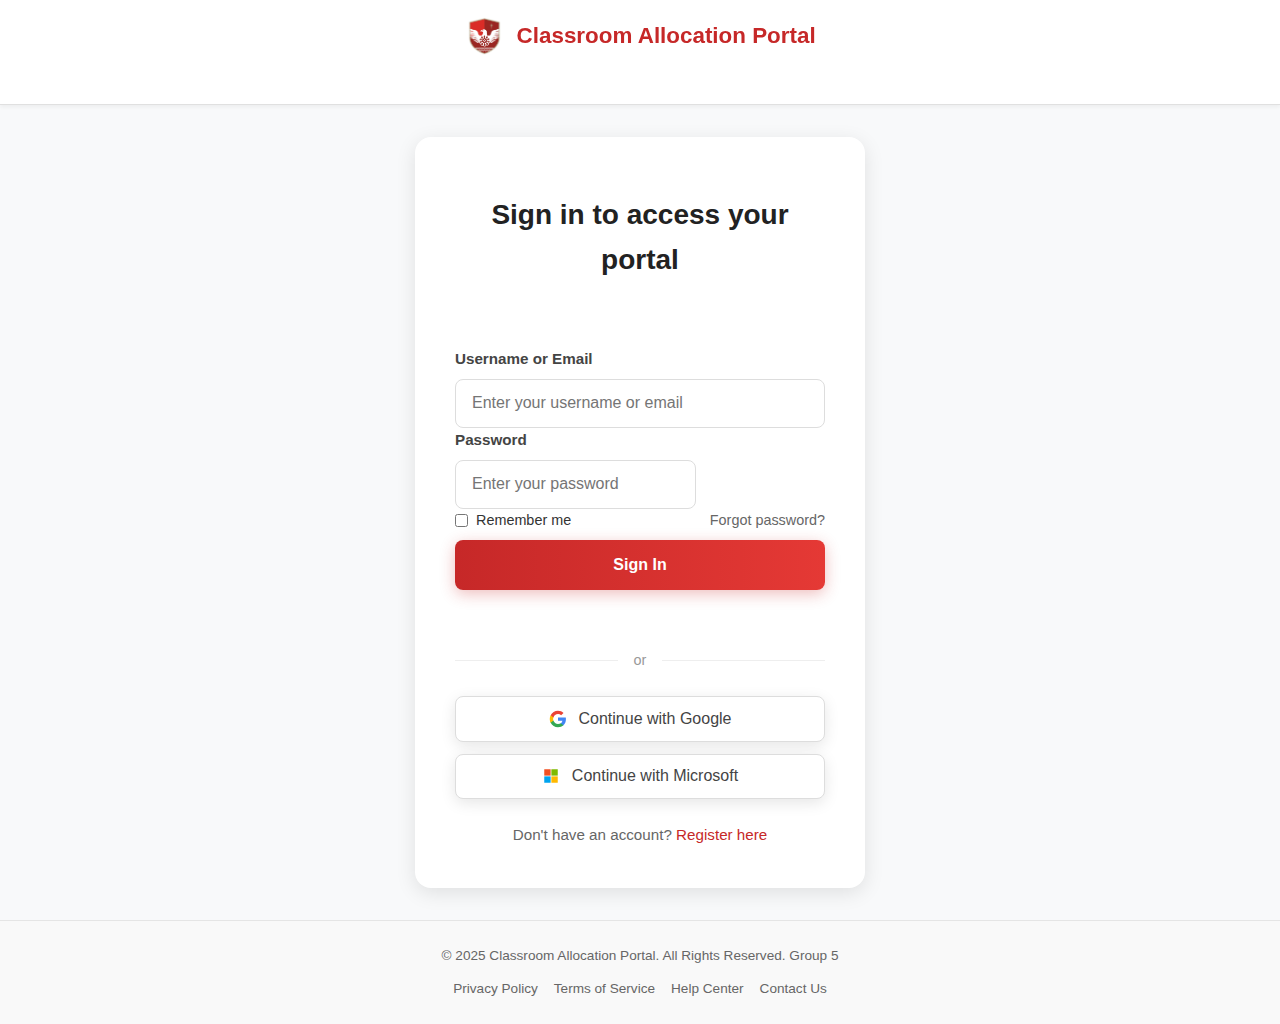
<file: booking.html>
<!DOCTYPE html>
<html lang="en">
<head>
    <meta charset="UTF-8">
    <meta name="viewport" content="width=device-width, initial-scale=1.0">
    <title>Classroom Booking</title>
    <link rel="stylesheet" href="/css/cu.css">
   
</head>
<body>
     <!-- Full-width header container -->
     <div class="header-container">
        <header class="header">
            <div class="logo">
                <img src="/photos/cu logo.png" alt="Logo">
                <span class="logo-text">Classroom Allocation Portal</span>
            </div>
            
            <button class="mobile-menu-toggle">☰</button>
            
            <div class="nav-links">
                <a href="index.html">Dashboard</a>
                <a href="booking.html">Bookings</a>
                <a href="settings.html">Settings</a>
            </div>           
           
        </header>
    </div>

    <main class="container">
        <h1>Available Classrooms</h1>
        
        <div class="search-container">
            <input type="text" id="roomSearch" placeholder="Search rooms...">
            <select id="blockFilter" aria-label="Filter by block">
                <option value="">Select Block</option>
                <option value="">All Blocks</option>
                <option value="E">Block E</option>
                <option value="F">Block F</option>
            </select>
            <button id="searchBtn">Search</button>
        </div>
        
        <div class="room-grid" id="roomGrid">
            <div class="loading-message">Loading classrooms...</div>
        </div>
    </main>

    <footer class="footer">
        <div class="footer-content">
            <p>© 2025 Classroom Allocation Portal. All Rights Reserved</p>
        </div>
    </footer>
    <script src="js/cu.js"></script>

    <script>
      document.addEventListener('DOMContentLoaded', function() {
    // Check authentication
    const auth = JSON.parse(localStorage.getItem('auth'));
    if (!auth || !auth.isLoggedIn) {
        window.location.href = 'Login.html';
        return;
    }

    // Room data - complete list of all rooms
    const allRooms = [
        // Block E
        { id: 'E101', block: 'Block E', capacity: 30 },
        { id: 'E102', block: 'Block E', capacity: 30 },
        { id: 'E103', block: 'Block E', capacity: 30 },
        { id: 'E104', block: 'Block E', capacity: 30 },
        { id: 'E201', block: 'Block E', capacity: 40 },
        { id: 'E202', block: 'Block E', capacity: 40 },
        { id: 'E203', block: 'Block E', capacity: 40 },
        { id: 'E204', block: 'Block E', capacity: 40 },
        { id: 'E301', block: 'Block E', capacity: 50 },
        { id: 'E302', block: 'Block E', capacity: 50 },
        { id: 'E303', block: 'Block E', capacity: 50 },
        { id: 'E304', block: 'Block E', capacity: 50 },
        
        // Block F
        { id: 'F102', block: 'Block F', capacity: 35 },
        { id: 'F103', block: 'Block F', capacity: 35 },
        { id: 'F104', block: 'Block F', capacity: 35 },
        { id: 'F201', block: 'Block F', capacity: 45 },
        { id: 'F202', block: 'Block F', capacity: 45 },
        { id: 'F301', block: 'Block F', capacity: 55 },
        { id: 'F302', block: 'Block F', capacity: 55 },
        { id: 'F303', block: 'Block F', capacity: 55 },
        { id: 'F304', block: 'Block F', capacity: 55 },
        { id: 'F403', block: 'Block F', capacity: 60 },
        { id: 'F404', block: 'Block F', capacity: 60 }
    ];

    // Initialize bookings if not exists
    if (!localStorage.getItem('bookings')) {
        localStorage.setItem('bookings', JSON.stringify({
            past: [],
            current: [],
            upcoming: []
        }));
    }

    // Function to display all rooms
    function displayRooms() {
        const roomGrid = document.getElementById('roomGrid');
        roomGrid.innerHTML = '';
        
        const bookings = JSON.parse(localStorage.getItem('bookings'));
        const now = new Date();
        
        // Create a map of booked rooms with their end times and booking IDs
        const bookedRooms = {};
        
        // Check all bookings to determine room availability
        [...bookings.upcoming, ...bookings.current].forEach(booking => {
            const bookingDate = new Date(booking.date);
            const [hours, minutes] = booking.endTime.split(':').map(Number);
            const endDateTime = new Date(bookingDate);
            endDateTime.setHours(hours, minutes);
            
            if (now < endDateTime) {
                bookedRooms[booking.roomId] = {
                    endTime: booking.endTime,
                    endDateTime: endDateTime,
                    bookingId: booking.timestamp, // Using timestamp as unique ID
                    bookedBy: booking.bookedBy
                };
            }
        });

        // Display each room
        allRooms.forEach(room => {
            const isBooked = bookedRooms.hasOwnProperty(room.id);
            const isMyBooking = isBooked && bookedRooms[room.id].bookedBy === auth.username;
            const statusText = isBooked ? 
                `Booked until ${bookedRooms[room.id].endTime}` : 
                'Available';
            
            const roomCard = document.createElement('div');
            roomCard.className = 'room-card';
            roomCard.innerHTML = `
                <div class="room-icon">🏫</div>
                <h3 class="room-title">${room.id}</h3>
                <p class="room-block">${room.block} • Capacity: ${room.capacity}</p>
                <span class="room-status ${isBooked ? 'booked' : 'available'}">${statusText}</span>
                <button class="book-btn ${isBooked ? (isMyBooking ? 'btn-cancel' : 'btn-booked') : 'btn-available'}" 
                        data-room="${room.id}" 
                        ${isBooked && !isMyBooking ? 'disabled' : ''}
                        data-booking-id="${isBooked ? bookedRooms[room.id].bookingId : ''}">
                    ${isBooked ? (isMyBooking ? 'Cancel Booking' : 'Unavailable') : 'Book Now'}
                </button>
            `;
            
            // Add appropriate click handler
            const button = roomCard.querySelector('.book-btn');
            if (isBooked && isMyBooking) {
                button.addEventListener('click', function() {
                    cancelBooking(this.getAttribute('data-booking-id'), room.id);
                });
            } else if (!isBooked) {
                button.addEventListener('click', function() {
                    openBookingModal(room.id);
                });
            }
            
            roomGrid.appendChild(roomCard);
        });
    }

    // Cancel a booking
    function cancelBooking(bookingId, roomId) {
        if (!confirm(`Are you sure you want to cancel booking for Room ${roomId}?`)) {
            return;
        }
        
        const bookings = JSON.parse(localStorage.getItem('bookings'));
        
        // Remove from upcoming bookings
        bookings.upcoming = bookings.upcoming.filter(b => b.timestamp.toString() !== bookingId);
        
        // Remove from current bookings
        bookings.current = bookings.current.filter(b => b.timestamp.toString() !== bookingId);
        
        // Add to past bookings if it was current
        const cancelledBooking = [...bookings.upcoming, ...bookings.current]
            .find(b => b.timestamp.toString() === bookingId);
        
        if (cancelledBooking) {
            cancelledBooking.status = 'past';
            bookings.past.push(cancelledBooking);
        }
        
        localStorage.setItem('bookings', JSON.stringify(bookings));
        displayRooms();
        alert(`Booking for Room ${roomId} has been cancelled`);
    }

    // Booking modal
    const bookingModal = document.createElement('div');
    bookingModal.className = 'booking-modal';
    bookingModal.innerHTML = `
        <div class="modal-content">
            <span class="close-modal">&times;</span>
            <h2>Book Room <span id="modal-room-id"></span></h2>
            <form id="booking-form">
                <div class="form-group">
                    <label for="booking-date">Date:</label>
                    <input type="date" id="booking-date" required>
                </div>
                <div class="form-group">
                    <label for="start-time">Start Time:</label>
                    <input type="time" id="start-time" required>
                </div>
                <div class="form-group">
                    <label for="end-time">End Time:</label>
                    <input type="time" id="end-time" required>
                </div>
                <div class="form-group">
                    <label for="purpose">Purpose:</label>
                    <input type="text" id="purpose" placeholder="Class, Meeting, etc." required>
                </div>
                <button type="submit" class="btn">Confirm Booking</button>
            </form>
        </div>
    `;
    document.body.appendChild(bookingModal);

    // Open booking modal with validation
    function openBookingModal(roomId) {
        const modal = document.querySelector('.booking-modal');
        const roomIdElement = document.getElementById('modal-room-id');
        const dateInput = document.getElementById('booking-date');
        const startTimeInput = document.getElementById('start-time');
        const endTimeInput = document.getElementById('end-time');
        
        // Set room ID
        roomIdElement.textContent = roomId;
        
        // Set minimum date to today
        const today = new Date().toISOString().split('T')[0];
        dateInput.min = today;
        dateInput.value = today;
        
        // Set default times (current time to next hour)
        const now = new Date();
        const currentHour = now.getHours().toString().padStart(2, '0');
        const nextHour = (now.getHours() + 1).toString().padStart(2, '0');
        const minutes = now.getMinutes().toString().padStart(2, '0');
        
        startTimeInput.value = `${currentHour}:${minutes}`;
        endTimeInput.value = `${nextHour}:${minutes}`;
        
        // Show modal
        modal.classList.add('active');
        
        // Close modal when clicking outside
        modal.addEventListener('click', function(e) {
            if (e.target === modal) {
                closeModal();
            }
        });
    }

    // Close modal
    function closeModal() {
        document.querySelector('.booking-modal').classList.remove('active');
    }

    // Handle booking form submission
    document.getElementById('booking-form').addEventListener('submit', function(e) {
        e.preventDefault();
        
        const roomId = document.getElementById('modal-room-id').textContent;
        const date = document.getElementById('booking-date').value;
        const startTime = document.getElementById('start-time').value;
        const endTime = document.getElementById('end-time').value;
        const purpose = document.getElementById('purpose').value;
        
        // Validate time
        if (startTime >= endTime) {
            alert('End time must be after start time');
            return;
        }
        
        // Create booking object
        const booking = {
            roomId,
            date,
            startTime,
            endTime,
            purpose,
            status: 'upcoming',
            timestamp: new Date().getTime(),
            bookedBy: auth.username
        };
        
        // Save booking
        const bookings = JSON.parse(localStorage.getItem('bookings'));
        bookings.upcoming.push(booking);
        localStorage.setItem('bookings', JSON.stringify(bookings));
        
        // Close modal
        closeModal();
        
        // Refresh display
        displayRooms();
        
        // Show confirmation
        alert(`Room ${roomId} successfully booked from ${startTime} to ${endTime} on ${date}`);
    });

    // Close modal button
    document.querySelector('.close-modal').addEventListener('click', closeModal);

    // Search functionality
    document.getElementById('searchBtn').addEventListener('click', function() {
        const searchTerm = document.getElementById('roomSearch').value.toLowerCase();
        const blockFilter = document.getElementById('blockFilter').value;
        
        const roomCards = document.querySelectorAll('.room-card');
        let hasVisibleRooms = false;
        
        roomCards.forEach(card => {
            const roomId = card.querySelector('.room-title').textContent.toLowerCase();
            const block = card.querySelector('.room-block').textContent;
            
            const matchesSearch = searchTerm === '' || roomId.includes(searchTerm);
            const matchesBlock = blockFilter === '' || block.includes(blockFilter);
            
            if (matchesSearch && matchesBlock) {
                card.style.display = 'block';
                hasVisibleRooms = true;
            } else {
                card.style.display = 'none';
            }
        });
        
        if (!hasVisibleRooms) {
            const noResults = document.createElement('div');
            noResults.className = 'no-rooms';
            noResults.textContent = 'No rooms match your search criteria';
            document.getElementById('roomGrid').appendChild(noResults);
        }
    });

    // Initial load
    displayRooms();

    // Check booking status every minute
    setInterval(function() {
        const bookings = JSON.parse(localStorage.getItem('bookings'));
        const now = new Date();
        let needsUpdate = false;
        
        // Check upcoming bookings to see if they've started
        bookings.upcoming = bookings.upcoming.filter(booking => {
            const bookingDate = new Date(booking.date);
            const [startHours, startMins] = booking.startTime.split(':').map(Number);
            const startDateTime = new Date(bookingDate);
            startDateTime.setHours(startHours, startMins);
            
            if (now >= startDateTime) {
                booking.status = 'current';
                bookings.current.push(booking);
                needsUpdate = true;
                return false;
            }
            return true;
        });
        
        // Check current bookings to see if they've ended
        bookings.current = bookings.current.filter(booking => {
            const bookingDate = new Date(booking.date);
            const [endHours, endMins] = booking.endTime.split(':').map(Number);
            const endDateTime = new Date(bookingDate);
            endDateTime.setHours(endHours, endMins);
            
            if (now >= endDateTime) {
                booking.status = 'past';
                bookings.past.push(booking);
                needsUpdate = true;
                return false;
            }
            return true;
        });
        
        if (needsUpdate) {
            localStorage.setItem('bookings', JSON.stringify(bookings));
            displayRooms();
        }
    }, 60000); // Check every minute
});
    </script>
    <input type="hidden" name="csrf_token" value="<?php echo $_SESSION['csrf_token']; ?>">

</body>
</html>
</file>
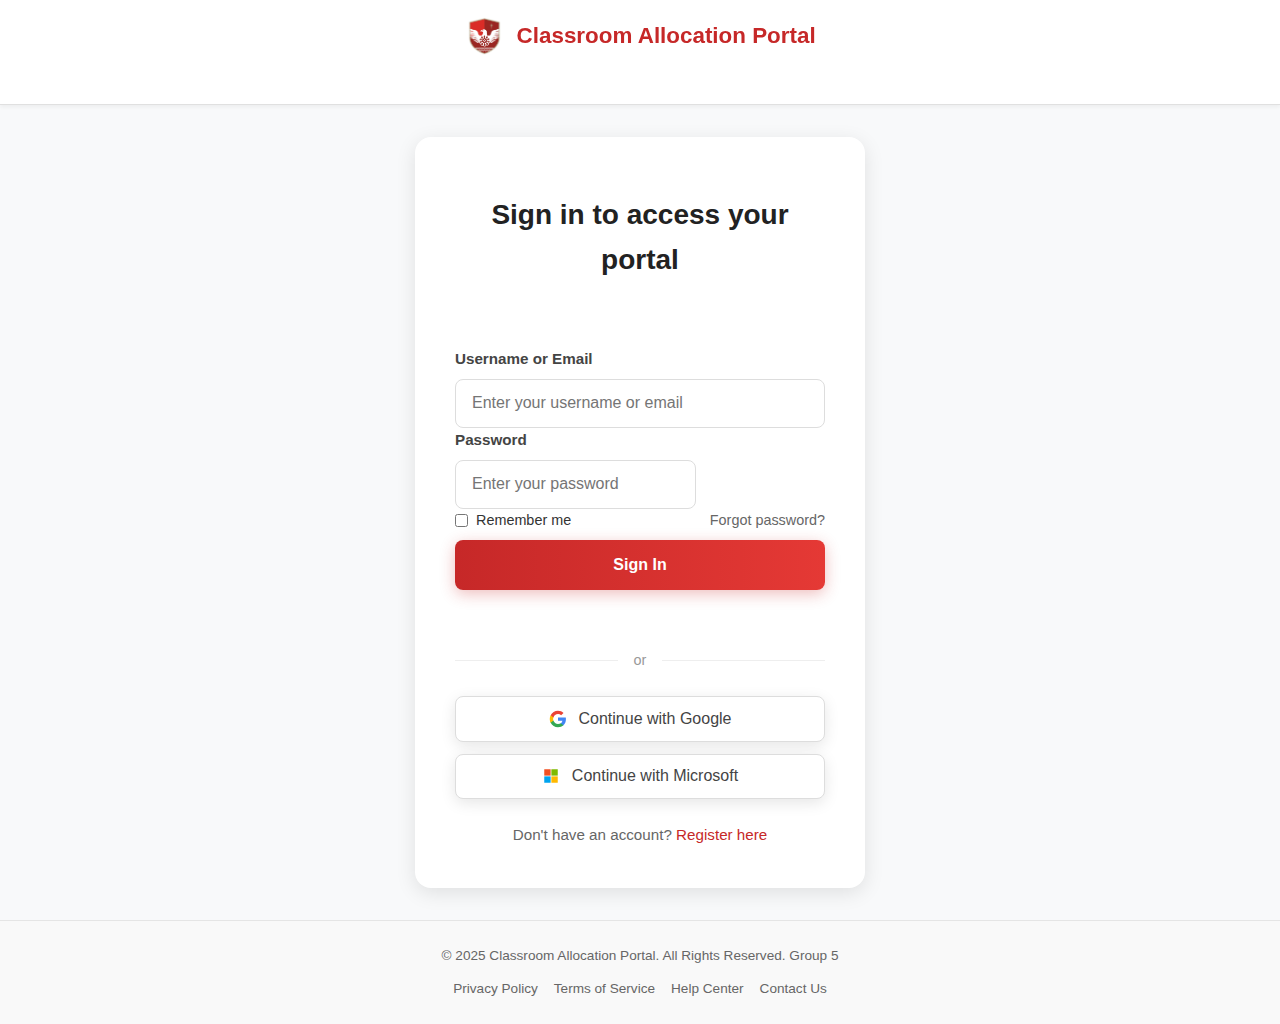
<file: Login.html>
<!DOCTYPE html>
<html lang="en">
<head>
    <meta charset="UTF-8">
    <meta name="viewport" content="width=device-width, initial-scale=1.0">
    <title>Classroom Allocation System - Login</title>
    <link rel="stylesheet" href="/css/login.css">
   
</head>
<body>
    <!-- Login Page Header -->
    <header class="login-header-container">
        <div class="login-header">
            <div class="logo">
                <img src="photos/cu logo.png" alt="Logo">
                <span class="logo-text">Classroom Allocation Portal</span>
            </div>
        </div>
    </header>

    <!-- Main Login Content -->
    <main class="container">
        <div class="login-container">
            <div class="login-card">
                <div class="login-header">
                    <h1 class="section-title">Sign in to access your portal</h1>
                </div>
                

                <form id="loginForm" method="POST" action="php/login.php">
                    <div class="form-group">
                        <label for="username">Username or Email</label>
                        <input type="text" id="username" name="username" placeholder="Enter your username or email" required>
                    </div>
                    
                    <div class="form-group">
                        <label for="password">Password</label>
                        <div class="password-input-container">
                            <input type="password" id="password" name="password" placeholder="Enter your password" required>
                        </div>
                    </div>
                
                    <div class="form-options">
                        <label class="remember-me">
                            <input type="checkbox" name="remember">
                            <span>Remember me</span>
                        </label>
                        <a href="#forgot-password" class="forgot-password">Forgot password?</a>
                    </div>
                
                    <div class="form-actions">
                        <button type="submit" class="btn btn-login">Sign In</button>
                    </div>
                
                    <div id="errorMessage" class="error-message"></div>
                </form>
                                

                <div class="login-divider">
                    <span>or</span>
                </div>

                <div class="social-login">
                    <button type="button" class="btn btn-social btn-google">
                        <svg width="18" height="18" viewBox="0 0 24 24" fill="none" xmlns="http://www.w3.org/2000/svg">
                            <path d="M22.56 12.25C22.56 11.47 22.49 10.72 22.36 10H12V14.255H17.92C17.665 15.63 16.89 16.795 15.725 17.575V20.335H19.28C21.36 18.42 22.56 15.6 22.56 12.25Z" fill="#4285F4"/>
                            <path d="M12 23C14.97 23 17.46 22.015 19.28 20.335L15.725 17.575C14.74 18.235 13.48 18.625 12 18.625C9.135 18.625 6.71 16.69 5.845 14.09H2.17V16.94C3.98 20.535 7.7 23 12 23Z" fill="#34A853"/>
                            <path d="M5.845 14.09C5.625 13.43 5.5 12.725 5.5 12C5.5 11.275 5.625 10.57 5.845 9.91V7.06H2.17C1.4 8.59 1 10.27 1 12C1 13.73 1.4 15.41 2.17 16.94L5.845 14.09Z" fill="#FBBC05"/>
                            <path d="M12 5.375C13.615 5.375 15.065 5.93 16.205 7.02L19.36 3.865C17.455 2.09 14.965 1 12 1C7.7 1 3.98 3.465 2.17 7.06L5.845 9.91C6.71 7.31 9.135 5.375 12 5.375Z" fill="#EA4335"/>
                        </svg>
                        Continue with Google
                    </button>
                    <button type="button" class="btn btn-social btn-microsoft">
                        <svg width="18" height="18" viewBox="0 0 24 24" fill="none" xmlns="http://www.w3.org/2000/svg">
                            <path d="M11.5 3H3V11.5H11.5V3Z" fill="#F25022"/>
                            <path d="M21 3H12.5V11.5H21V3Z" fill="#7FBA00"/>
                            <path d="M11.5 12.5H3V21H11.5V12.5Z" fill="#00A4EF"/>
                            <path d="M21 12.5H12.5V21H21V12.5Z" fill="#FFB900"/>
                        </svg>
                        Continue with Microsoft
                    </button>
                </div>

                <div class="register-link">
                    Don't have an account? <a href="register.html">Register here</a>
                </div>
            </div>
        </div>
    </main>

    <!-- Login Page Footer -->
    <footer class="login-footer">
        <div class="footer-content">
            <p>© 2025 Classroom Allocation Portal. All Rights Reserved. Group 5</p>
            <div class="footer-links">
                <a href="#privacy">Privacy Policy</a>
                <a href="#terms">Terms of Service</a>
                <a href="#help">Help Center</a>
                <a href="#contact">Contact Us</a>
            </div>
        </div>
    </footer>

    <script src="js/login.js"></script>
    <script>src="js/user-display.js"</script>
    <form action="php/login.php" method="POST"></form>
    <!-- <form id="registrationForm" action="php/register.php" method="POST"></form> -->
    
</body>
</html>
</file>
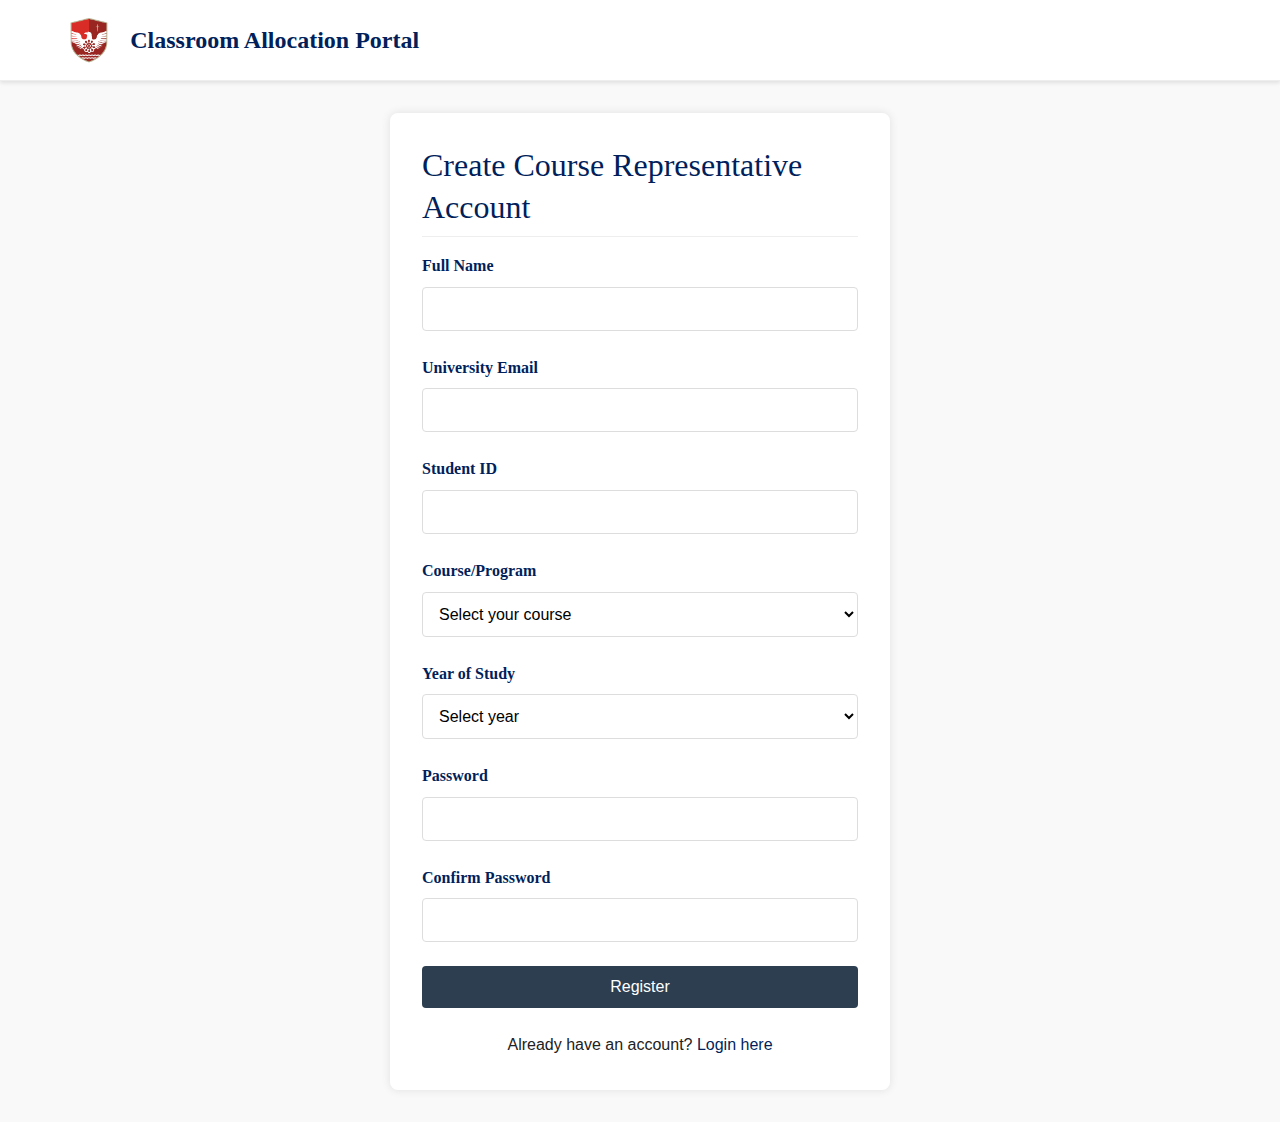
<file: register.html>
<!DOCTYPE html>
<html lang="en">
<head>
    <meta charset="UTF-8">
    <meta name="viewport" content="width=device-width, initial-scale=1.0">
    <title>Register - Classroom Allocation Portal</title>
    <link rel="stylesheet" href="css/cu.css">
    <style>
        .register-container {
            max-width: 500px;
            margin: 2rem auto;
            padding: 2rem;
            background: #fff;
            border-radius: 8px;
            box-shadow: 0 0 10px rgba(0,0,0,0.1);
        }
        
        .form-group {
            margin-bottom: 1.5rem;
        }
        
        .form-group label {
            display: block;
            margin-bottom: 0.5rem;
            font-weight: 600;
        }
        
        .form-group input, 
        .form-group select {
            width: 100%;
            padding: 0.75rem;
            border: 1px solid #ddd;
            border-radius: 4px;
            font-size: 1rem;
        }
        
        .btn-register {
            background-color: #2c3e50;
            color: white;
            padding: 0.75rem 1.5rem;
            border: none;
            border-radius: 4px;
            cursor: pointer;
            font-size: 1rem;
            width: 100%;
        }
        
        .btn-register:hover {
            background-color: #1a252f;
        }
        
        .login-link {
            text-align: center;
            margin-top: 1rem;
        }
    </style>
</head>
<body>
    <!-- Header (consistent with your main site) -->
    <div class="header-container">
        <header class="header">
            <div class="logo">
                <img src="photos/cu logo.png" alt="Logo">
                <span class="logo-text">Classroom Allocation Portal</span>
            </div>
        </header>
    </div>

    <!-- Registration Form -->
    <div class="register-container">
        <h2>Create Course Representative Account</h2>
        <form id="registrationForm" action="/register" method="POST">
            <div class="form-group">
                <label for="fullName">Full Name</label>
                <input type="text" id="fullName" name="fullName" required>
            </div>
            
            <div class="form-group">
                <label for="email">University Email</label>
                <input type="email" id="email" name="email" required pattern=".+@central.edu.gh$" 
                       title="Please use your university email address">
            </div>
            
            <div class="form-group">
                <label for="studentId">Student ID</label>
                <input type="text" id="studentId" name="studentId" required pattern="[A-Za-z0-9]{8}" 
                       title="8-character alphanumeric ID">
            </div>
            
            <div class="form-group">
                <label for="course">Course/Program</label>
                <select id="course" name="course" required>
                    <option value="">Select your course</option>
                    <option value="Computer_Science">Computer Science</option>
                    <option value="Engineering">Engineering</option>
                    <option value="Business">Business Administration</option>
                    <option value="Law">Law</option>
                    <option value="Medicine">Medicine</option>
                    <option value="Public_Health">Public Health</option>
                </select>
            </div>
            
            <div class="form-group">
                <label for="year">Year of Study</label>
                <select id="year" name="year" required>
                    <option value="">Select year</option>
                    <option value="1">100</option>
                    <option value="2">200</option>
                    <option value="3">300</option>
                    <option value="4">400</option>
                    <option value="5">Diploma</option>
                    <option value="6">Postgraduate</option>
                </select>
            </div>
            
            <div class="form-group">
                <label for="password">Password</label>
                <input type="password" id="password" name="password" required minlength="8">
            </div>
            
            <div class="form-group">
                <label for="confirmPassword">Confirm Password</label>
                <input type="password" id="confirmPassword" name="confirmPassword" required>
            </div>
            
            <div class="form-group">
                <button type="submit" class="btn-register">Register</button>
            </div>
            
            <div class="login-link">
                Already have an account? <a href="Login.html">Login here</a>
            </div>
        </form>
    </div>

    <script src="js/register-validation.js"></script>
    <!--<form action="php/register.php" method="POST"> -->
        <form id="registrationForm" action="php/register.php" method="POST">

</body>
</html>
</file>
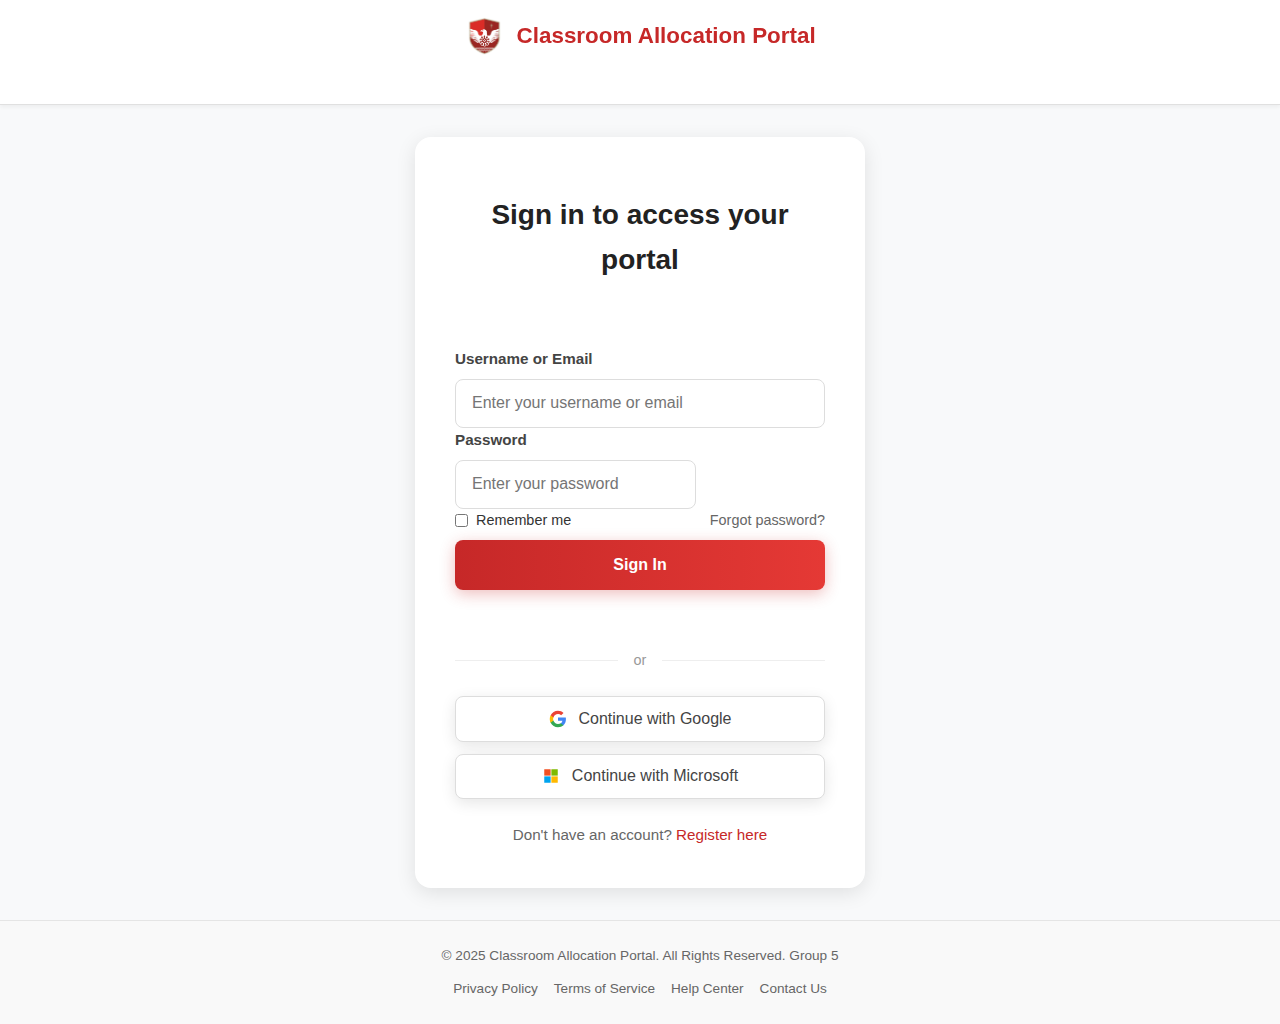
<file: settings.html>
<!DOCTYPE html>
<html lang="en">
<head>
    <meta charset="UTF-8">
    <meta name="viewport" content="width=device-width, initial-scale=1.0">
    <title>Settings - Classroom Allocation Portal</title>
    <link rel="stylesheet" href="/css/cu.css">
</head>
<body>
    <!-- Full-width header container -->
    <div class="header-container">
        <header class="header">
            <div class="logo">
                <img src="/photos/cu logo.png" alt="Logo">
                <span class="logo-text">Classroom Allocation Portal</span>
            </div>
            
            <button class="mobile-menu-toggle">☰</button>
            
            <div class="nav-links">
                <a href="index.html">Dashboard</a>
                <a href="booking.html">Bookings</a>
                <a href="#" class="active">Settings</a>
            </div>           
        </header>
    </div>

    <!-- Main content container -->        
    <div class="container">
        <section class="settings-section">
            <h2 class="section-title">Account Settings</h2>
            
            <div class="settings-card">
                <h3>Profile Information</h3>
                <form id="profile-form">
                    <div class="form-group">
                        <label for="full-name">Full Name</label>
                        <input type="text" id="full-name" required>
                    </div>
                    <div class="form-group">
                        <label for="email">Email</label>
                        <input type="email" id="email" required>
                    </div>
                    <div class="form-group">
                        <label for="department">Department</label>
                        <select id="department" required>
                            <option value="Computer Science">Computer Science</option>
                            <option value="Information Technology">Information Technology</option>
                            <option value="Engineering">Engineering</option>
                            <option value="Business">Business</option>
                        </select>
                    </div>
                    <div class="form-group">
                        <label for="level">Level</label>
                        <select id="level" required>
                            <option value="100">100</option>
                            <option value="200">200</option>
                            <option value="300">300</option>
                            <option value="400">400</option>
                        </select>
                    </div>
                    <button type="submit" class="btn">Update Profile</button>
                </form>
            </div>
            
            <div class="settings-card">
                <h3>Change Password</h3>
                <form id="password-form">
                    <div class="form-group">
                        <label for="current-password">Current Password</label>
                        <input type="password" id="current-password" required>
                    </div>
                    <div class="form-group">
                        <label for="new-password">New Password</label>
                        <input type="password" id="new-password" required>
                    </div>
                    <div class="form-group">
                        <label for="confirm-password">Confirm New Password</label>
                        <input type="password" id="confirm-password" required>
                    </div>
                    <button type="submit" class="btn">Change Password</button>
                </form>
            </div>
            
            <div class="settings-card">
                <h3>Notification Preferences</h3>
                <form id="notifications-form">
                    <div class="form-group checkbox-group">
                        <input type="checkbox" id="email-notifications" checked>
                        <label for="email-notifications">Email Notifications</label>
                    </div>
                    <div class="form-group checkbox-group">
                        <input type="checkbox" id="booking-reminders" checked>
                        <label for="booking-reminders">Booking Reminders</label>
                    </div>
                    <div class="form-group checkbox-group">
                        <input type="checkbox" id="availability-alerts">
                        <label for="availability-alerts">Room Availability Alerts</label>
                    </div>
                    <button type="submit" class="btn">Save Preferences</button>
                </form>
            </div>
        </section>
    </div>

    <!-- Footer -->
    <footer class="footer">
        <div class="footer-content">
            <p>© 2025 Classroom Allocation Portal. All Rights Reserved</p>
        </div>
    </footer>

    <script src="js/cu.js"></script>
    <script src="js/settings.js"></script>
</body>
</html>
</file>
<file: css/cu.css>
/* ====== Global Styles ====== */
:root {
    --primary-color: #990000; /* Penn red */
    --secondary-color: #011F5B; /* Penn blue */
    --accent-color: #4CAF50; /* Green for available/positive actions */
    --danger-color: #E74C3C; /* Slightly different red for danger/destructive actions */
    --light-color: #F8F9FA;
    --dark-color: #222;
    --gray-color: #6C757D;
    --white: #FFFFFF;
    --off-white: #F9F9F9;
    --shadow: 0 2px 4px rgba(0, 0, 0, 0.1);
    --transition: all 0.3s ease;
    --border-radius: 4px;
    --max-width: 1200px;
    --header-height: 80px;
    --serif-font: 'Georgia', serif;
    --sans-font: 'Helvetica Neue', Arial, sans-serif;
}

* {
    margin: 0;
    padding: 0;
    box-sizing: border-box;
}

html {
    font-size: 16px;
    scroll-behavior: smooth;
    width: 100%;
    overflow-x: hidden;
}

body {
    font-family: var(--sans-font);
    line-height: 1.6;
    color: var(--dark-color);
    background-color: var(--off-white);
    min-height: 100vh;
    display: flex;
    flex-direction: column;
    width: 100%;
    overflow-x: hidden;
}

a {
    text-decoration: none;
    color: var(--secondary-color);
    transition: var(--transition);
}

a:hover {
    color: var(--primary-color);
}

button {
    cursor: pointer;
    font-family: inherit;
    border: none;
    outline: none;
}

img {
    max-width: 100%;
    height: auto;
    display: block;
}

/* ====== Typography ====== */
h1, h2, h3, h4 {
    margin-bottom: 1rem;
    line-height: 1.3;
    font-family: var(--serif-font);
    font-weight: normal;
    color: var(--secondary-color);
}

h1 {
    font-size: 2.5rem;
    font-weight: 700;
}

h2 {
    font-size: 2rem;
    border-bottom: 1px solid #eee;
    padding-bottom: 0.5rem;
}

h3 {
    font-size: 1.5rem;
}

p {
    margin-bottom: 1rem;
    color: var(--dark-color);
}

/* ====== Utility Classes ====== */
.container {
    width: 100%;
    max-width: var(--max-width);
    margin: 0 auto;
    padding: 0 1.5rem;
}

.btn {
    display: inline-block;
    padding: 0.75rem 1.5rem;
    background-color: var(--primary-color);
    color: var(--white);
    border-radius: var(--border-radius);
    font-weight: 600;
    transition: var(--transition);
    text-align: center;
    border: 1px solid var(--primary-color);
    font-size: 0.95rem;
}

.btn:hover {
    background-color: #7a0000;
    transform: translateY(-1px);
    box-shadow: var(--shadow);
}

.btn-outline {
    background-color: transparent;
    color: var(--primary-color);
    border: 1px solid var(--primary-color);
}

.btn-outline:hover {
    background-color: var(--primary-color);
    color: white;
}

.btn-available {
    background-color: var(--accent-color);
    color: white;
    border-color: var(--accent-color);
}

.btn-available:hover {
    background-color: #3e8e41;
}

.btn-booked {
    background-color: var(--gray-color);
    cursor: not-allowed;
    border-color: var(--gray-color);
}

.btn-cancel {
    background-color: var(--danger-color);
    color: white;
    border-color: var(--danger-color);
}

.btn-cancel:hover {
    background-color: #c0392b;
}

.text-center {
    text-align: center;
}

/* ====== Header Styles ====== */
.header-container {
    width: 100%;
    background-color: var(--white);
    color: var(--secondary-color);
    box-shadow: var(--shadow);
    position: sticky;
    top: 0;
    z-index: 100;
    border-bottom: 1px solid #eee;
}

.header {
    display: flex;
    justify-content: space-between;
    align-items: center;
    height: var(--header-height);
    padding: 0 1.5rem;
    max-width: var(--max-width);
    margin: 0 auto;
}

.logo {
    display: flex;
    align-items: center;
    gap: 1rem;
}

.logo img {
    height: 50px;
    width: auto;
}

.logo-text {
    font-family: var(--serif-font);
    font-size: 1.5rem;
    font-weight: 600;
    color: var(--secondary-color);
}

.nav-links {
    display: flex;
    gap: 2rem;
}

.nav-links a {
    font-weight: 500;
    transition: var(--transition);
    padding: 0.5rem 0;
    position: relative;
    color: var(--secondary-color);
    text-transform: uppercase;
    font-size: 0.9rem;
    letter-spacing: 0.5px;
}

.nav-links a:hover {
    color: var(--primary-color);
}

.nav-links a::after {
    content: '';
    position: absolute;
    bottom: 0;
    left: 0;
    width: 0;
    height: 2px;
    background-color: var(--primary-color);
    transition: var(--transition);
}

.nav-links a:hover::after {
    width: 100%;
}

.nav-links a.active {
    color: var(--primary-color);
    font-weight: 600;
}

.nav-links a.active::after {
    width: 100%;
}

.mobile-menu-toggle {
    display: none;
    background: none;
    color: var(--secondary-color);
    font-size: 1.5rem;
    cursor: pointer;
    border: none;
}

/* ====== Hero Section ====== */
.hero-container {
    width: 100%;
    background: linear-gradient(rgba(1, 31, 91, 0.9), rgba(1, 31, 91, 0.9)), 
                url('https://www.upenn.edu/sites/default/files/styles/card_3x2/public/2022-06/penn-campus-aerial.jpg') no-repeat center center;
    background-size: cover;
    color: var(--white);
    padding: 6rem 0 4rem;
    margin-bottom: 3rem;
    text-align: center;
}

.hero {
    max-width: var(--max-width);
    margin: 0 auto;
    padding: 0 1.5rem;
    text-align: center;
}

.hero h1 {
    color: var(--white);
    margin-bottom: 1.5rem;
    font-size: 3rem;
    font-weight: 700;
}

.hero p {
    color: rgba(255, 255, 255, 0.9);
    font-size: 1.25rem;
    max-width: 700px;
    margin: 0 auto 2rem;
    font-family: var(--serif-font);
    line-height: 1.7;
}

/* ====== Main Content Styles ====== */
main {
    flex: 1;
    padding: 2rem 0;
    background-color: var(--off-white);
}

.content-section {
    background-color: var(--white);
    padding: 2rem;
    border-radius: var(--border-radius);
    box-shadow: var(--shadow);
    margin-bottom: 2rem;
    border: 1px solid #eee;
}

.user-info {
    display: flex;
    align-items: center;
    gap: 1.5rem;
    background-color: var(--white);
    padding: 1.5rem;
    border-radius: var(--border-radius);
    box-shadow: var(--shadow);
    margin-bottom: 2rem;
    border: 1px solid #eee;
}

.user-avatar {
    font-size: 2.5rem;
    background-color: var(--primary-color);
    color: var(--white);
    width: 70px;
    height: 70px;
    border-radius: 50%;
    display: flex;
    align-items: center;
    justify-content: center;
    font-family: var(--serif-font);
}

.user-details h3 {
    color: var(--secondary-color);
    margin-bottom: 0.5rem;
}

.user-details p:first-of-type {
    font-weight: 500;
    color: var(--dark-color);
}

/* ====== Booking Sections ====== */
.new-booking {
    display: flex;
    gap: 1.5rem;
    background-color: var(--white);
    padding: 1.5rem;
    border-radius: var(--border-radius);
    box-shadow: var(--shadow);
    margin-bottom: 2rem;
    border: 1px solid #eee;
}

.booking-icon {
    font-size: 3rem;
    color: var(--primary-color);
}

.booking-form {
    flex: 1;
}

.booking-actions {
    margin-top: 1.5rem;
    display: flex;
    gap: 1rem;
}

.section-title {
    color: var(--secondary-color);
    margin-bottom: 0.5rem;
    font-family: var(--serif-font);
}

.section-subtitle {
    color: var(--gray-color);
    margin-bottom: 1.5rem;
    font-family: var(--serif-font);
    font-style: italic;
}

/* ====== Room Cards ====== */
.room-cards {
    display: grid;
    grid-template-columns: repeat(auto-fill, minmax(300px, 1fr));
    gap: 1.5rem;
    margin-bottom: 2rem;
}

.room-card {
    background-color: var(--white);
    border-radius: var(--border-radius);
    box-shadow: var(--shadow);
    padding: 1.5rem;
    transition: var(--transition);
    border: 1px solid #eee;
}

.room-card:hover {
    transform: translateY(-5px);
    box-shadow: 0 5px 15px rgba(0, 0, 0, 0.1);
}

.room-icon {
    font-size: 2rem;
    margin-bottom: 1rem;
    color: var(--secondary-color);
}

.room-title {
    color: var(--secondary-color);
    margin-bottom: 0.5rem;
    font-family: var(--serif-font);
}

.room-block {
    color: var(--gray-color);
    margin-bottom: 1rem;
    font-size: 0.9rem;
}

.room-status {
    display: inline-block;
    padding: 0.25rem 0.75rem;
    border-radius: 20px;
    font-size: 0.85rem;
    font-weight: 500;
    margin-bottom: 1rem;
}

.room-status.available {
    background-color: #e8f5e9;
    color: var(--accent-color);
}

.room-status.booked {
    background-color: #ffebee;
    color: var(--danger-color);
}

.book-btn {
    width: 100%;
    padding: 0.75rem;
    border-radius: var(--border-radius);
    font-weight: 600;
    transition: var(--transition);
    margin-top: 1rem;
}

/* ====== Booking Details ====== */
.booking-details {
    display: grid;
    grid-template-columns: repeat(auto-fit, minmax(250px, 1fr));
    gap: 1.5rem;
    margin-bottom: 2rem;
}

.booking-detail {
    background-color: var(--white);
    padding: 1.5rem;
    border-radius: var(--border-radius);
    box-shadow: var(--shadow);
    border: 1px solid #eee;
}

.booking-detail h4 {
    color: var(--secondary-color);
    margin-bottom: 0.5rem;
    font-family: var(--serif-font);
}

/* ====== Metrics Section ====== */
.metrics {
    background-color: var(--white);
    padding: 1.5rem;
    border-radius: var(--border-radius);
    box-shadow: var(--shadow);
    margin-bottom: 2rem;
    border: 1px solid #eee;
}

.metrics-title {
    color: var(--secondary-color);
    font-family: var(--serif-font);
}

.metrics-subtitle {
    color: var(--gray-color);
    margin-bottom: 1.5rem;
    font-family: var(--serif-font);
    font-style: italic;
}

.metrics-btn {
    text-align: right;
    margin-bottom: 1.5rem;
}

.metrics-cards {
    display: grid;
    grid-template-columns: repeat(auto-fit, minmax(200px, 1fr));
    gap: 1.5rem;
}

.metrics-card {
    background-color: var(--off-white);
    padding: 1.5rem;
    border-radius: var(--border-radius);
    text-align: center;
    border: 1px solid #eee;
}

.metrics-card h3 {
    color: var(--secondary-color);
    font-size: 1.1rem;
    margin-bottom: 1rem;
    font-family: var(--serif-font);
}

.metrics-number {
    font-size: 2rem;
    font-weight: 700;
    color: var(--primary-color);
    margin-bottom: 0.5rem;
}

.metrics-change {
    color: var(--accent-color);
    font-weight: 500;
}

/* ====== Search Container ====== */
.search-container {
    display: flex;
    gap: 1rem;
    margin-bottom: 2rem;
    flex-wrap: wrap;
}

.search-container input,
.search-container select {
    flex: 1;
    min-width: 200px;
    padding: 0.75rem 1rem;
    border: 1px solid #ddd;
    border-radius: var(--border-radius);
    font-family: inherit;
    font-size: 1rem;
    background-color: var(--white);
}

.search-container button {
    padding: 0.75rem 1.5rem;
}

/* ====== Room Grid ====== */
.room-grid {
    display: grid;
    grid-template-columns: repeat(auto-fill, minmax(280px, 1fr));
    gap: 1.5rem;
}

.loading-message,
.no-rooms {
    grid-column: 1 / -1;
    text-align: center;
    padding: 2rem;
    color: var(--gray-color);
    font-family: var(--serif-font);
}

/* ====== Settings Page Styles ====== */
.settings-section {
    background-color: var(--white);
    padding: 1.5rem;
    border-radius: var(--border-radius);
    box-shadow: var(--shadow);
    margin-bottom: 2rem;
    border: 1px solid #eee;
}

.settings-card {
    margin-bottom: 2rem;
    padding-bottom: 2rem;
    border-bottom: 1px solid #eee;
}

.settings-card:last-child {
    margin-bottom: 0;
    padding-bottom: 0;
    border-bottom: none;
}

/* ====== Form Styles ====== */
.form-group {
    margin-bottom: 1.5rem;
}

.form-group label {
    display: block;
    margin-bottom: 0.5rem;
    font-weight: 500;
    color: var(--secondary-color);
    font-family: var(--serif-font);
}

.form-group input,
.form-group select,
.form-group textarea {
    width: 100%;
    padding: 0.75rem 1rem;
    border: 1px solid #ddd;
    border-radius: var(--border-radius);
    font-family: inherit;
    font-size: 1rem;
    transition: var(--transition);
    background-color: var(--white);
}

.form-group input:focus,
.form-group select:focus,
.form-group textarea:focus {
    border-color: var(--secondary-color);
    outline: none;
    box-shadow: 0 0 0 3px rgba(1, 31, 91, 0.1);
}

.checkbox-group {
    display: flex;
    align-items: center;
    gap: 0.5rem;
}

.checkbox-group input {
    width: auto;
}

/* ====== Modal Styles ====== */
.booking-modal {
    position: fixed;
    top: 0;
    left: 0;
    width: 100%;
    height: 100%;
    background-color: rgba(0, 0, 0, 0.5);
    display: flex;
    align-items: center;
    justify-content: center;
    z-index: 1000;
    opacity: 0;
    visibility: hidden;
    transition: var(--transition);
}

.booking-modal.active {
    opacity: 1;
    visibility: visible;
}

.modal-content {
    background-color: var(--white);
    border-radius: var(--border-radius);
    box-shadow: var(--shadow);
    width: 100%;
    max-width: 500px;
    padding: 2rem;
    position: relative;
    transform: translateY(-20px);
    transition: var(--transition);
    border: 1px solid #eee;
}

.booking-modal.active .modal-content {
    transform: translateY(0);
}

.close-modal {
    position: absolute;
    top: 1rem;
    right: 1rem;
    font-size: 1.5rem;
    cursor: pointer;
    color: var(--gray-color);
    transition: var(--transition);
}

.close-modal:hover {
    color: var(--danger-color);
}

/* ====== Footer Styles ====== */
.footer {
    width: 100%;
    color: var(--white);
    padding: 1.5rem 0;
    margin-top: auto;
    text-align: center;
}

.footer-content {
    max-width: var(--max-width);
    margin: 0 auto;
    padding: 0 1.5rem;
}

.footer p {
    color: rgba(8, 8, 8, 0.8);
    font-size: 0.9rem;
    margin: 0;
    line-height: 1.5;
}

/* ====== Responsive Styles ====== */
@media (max-width: 992px) {
    html {
        font-size: 15px;
    }
    
    .room-cards,
    .room-grid {
        grid-template-columns: repeat(auto-fill, minmax(250px, 1fr));
    }
}

@media (max-width: 768px) {
    html {
        font-size: 14px;
    }
    
    .header {
        padding: 0 1rem;
    }
    
    .mobile-menu-toggle {
        display: block;
    }
    
    .nav-links {
        position: fixed;
        top: var(--header-height);
        left: 0;
        width: 100%;
        background-color: var(--white);
        flex-direction: column;
        align-items: center;
        padding: 1rem 0 2rem;
        gap: 1.5rem;
        transform: translateY(-150%);
        transition: transform 0.4s ease-in-out;
        z-index: 100;
        box-shadow: 0 10px 15px rgba(0, 0, 0, 0.1);
        border-top: 1px solid #eee;
    }
    
    .nav-links.active {
        transform: translateY(0);
    }
    
    .nav-links a {
        padding: 0.75rem 1.5rem;
        width: 100%;
        text-align: center;
        color: var(--secondary-color);
    }
    
    .nav-links a::after {
        display: none;
    }
    
    .nav-links a:hover {
        background-color: rgba(153, 0, 0, 0.1);
    }
    
    .new-booking {
        flex-direction: column;
    }
    
    .booking-icon {
        align-self: center;
    }
    
    .hero h1 {
        font-size: 2.25rem;
    }
    
    .hero p {
        font-size: 1.1rem;
    }
}

@media (max-width: 576px) {
    .container {
        padding: 0 1rem;
    }
    
    .user-info {
        flex-direction: column;
        text-align: center;
    }
    
    .booking-details {
        grid-template-columns: 1fr;
    }
    
    .metrics-cards {
        grid-template-columns: 1fr;
    }
    
    .search-container {
        flex-direction: column;
    }
    
    .search-container input,
    .search-container select,
    .search-container button {
        width: 100%;
    }
    
    .modal-content {
        margin: 0 1rem;
        padding: 1.5rem;
    }
}
</file>
<file: css/login.css>
/* ===== LOGIN PAGE STYLES ===== */
/* Base Styles */
* {
    margin: 0;
    padding: 0;
    box-sizing: border-box;
    font-family: 'Segoe UI', Roboto, Oxygen, Ubuntu, Cantarell, 'Open Sans', 'Helvetica Neue', sans-serif;
}

body {
    background-color: #f8f9fa;
    line-height: 1.6;
    color: #333;
    min-height: 100vh;
    display: flex;
    flex-direction: column;
}

.container {
    max-width: 1200px;
    margin: 0 auto;
    padding: 0 1.5rem;
    flex: 1;
}

/* Login Header */
.login-header-container {
    width: 100%;
    background-color: #ffffff;
    border-bottom: 1px solid #e0e0e0;
    position: sticky;
    top: 0;
    z-index: 1000;
    box-shadow: 0 2px 4px rgba(0, 0, 0, 0.05);
}

.login-header {
    display: flex;
    justify-content: center;
    align-items: center;
    max-width: 1200px;
    margin: 0 auto;
    padding: 1rem 2rem;
}

.logo {
    display: flex;
    align-items: center;
    gap: 0.75rem;
    text-decoration: none;
}

.logo img {
    height: 40px;
    width: auto;
}

.logo-text {
    font-weight: 700;
    font-size: 1.4rem;
    color: #c62828;
    white-space: nowrap;
}

/* Login Container */
.login-container {
    display: flex;
    justify-content: center;
    align-items: center;
    min-height: calc(100vh - 160px);
    padding: 2rem 0;
}

.login-card {
    background-color: #fff;
    border-radius: 1rem;
    box-shadow: 0 5px 20px rgba(0,0,0,0.1);
    padding: 2.5rem;
    width: 100%;
    max-width: 450px;
    margin: 0 auto;
}

.login-header {
    text-align: center;
    margin-bottom: 2rem;
}

.section-title {
    font-size: 1.75rem;
    margin-bottom: 1rem;
    color: #222;
    font-weight: 700;
}

.section-subtitle {
    font-size: 1rem;
    color: #666;
    margin-bottom: 2rem;
    max-width: 700px;
    margin-left: auto;
    margin-right: auto;
}

/* Login Form */
.login-form {
    display: flex;
    flex-direction: column;
    gap: 1.5rem;
}

.form-group {
    display: flex;
    flex-direction: column;
    gap: 0.5rem;
    position: relative;
}

.form-group label {
    font-weight: 600;
    color: #444;
    font-size: 0.95rem;
}

.form-group input {
    padding: 0.9rem 1rem;
    border: 1px solid #ddd;
    border-radius: 0.5rem;
    font-size: 1rem;
    transition: all 0.3s ease;
}

.form-group input:focus {
    outline: none;
    border-color: #c62828;
    box-shadow: 0 0 0 3px rgba(198, 40, 40, 0.1);
}

.password-input-container {
    position: relative;
}

.toggle-password {
    position: absolute;
    right: 10px;
    top: 50%;
    transform: translateY(-50%);
    background: none;
    border: none;
    cursor: pointer;
    padding: 0.5rem;
    color: #666;
}

/* Form Options */
.form-options {
    display: flex;
    justify-content: space-between;
    align-items: center;
    font-size: 0.9rem;
}

.remember-me {
    display: flex;
    align-items: center;
    gap: 0.5rem;
    cursor: pointer;
}

.remember-me input {
    margin: 0;
}

.forgot-password {
    color: #666;
    text-decoration: none;
    transition: color 0.2s;
}

.forgot-password:hover {
    color: #c62828;
    text-decoration: underline;
}

/* Buttons */
.btn {
    display: inline-block;
    padding: 0.75rem 1.75rem;
    background-color: #fff;
    color: #c62828;
    text-decoration: none;
    border-radius: 2rem;
    font-size: 1rem;
    font-weight: 600;
    border: none;
    cursor: pointer;
    transition: all 0.3s ease;
    box-shadow: 0 4px 15px rgba(0,0,0,0.1);
}

.btn:hover {
    background-color: #f1f1f1;
    transform: translateY(-2px);
    box-shadow: 0 6px 20px rgba(0,0,0,0.15);
}

.btn-login {
    width: 100%;
    background: linear-gradient(to right, #c62828, #e53935);
    color: white;
    border: none;
    padding: 1rem;
    font-size: 1rem;
    font-weight: 600;
    margin-top: 0.5rem;
    box-shadow: 0 4px 15px rgba(198, 40, 40, 0.3);
    border-radius: 0.5rem;
}

.btn-login:hover {
    background: linear-gradient(to right, #b71c1c, #c62828);
    transform: translateY(-2px);
    box-shadow: 0 6px 20px rgba(198, 40, 40, 0.4);
}

.btn-social {
    display: flex;
    align-items: center;
    justify-content: center;
    gap: 0.75rem;
    width: 100%;
    padding: 0.8rem;
    border-radius: 0.5rem;
    font-weight: 500;
    margin-bottom: 0.75rem;
    transition: all 0.2s ease;
    background-color: #fff;
    border: 1px solid #ddd;
    color: #444;
}

.btn-social:hover {
    background-color: #f9f9f9;
    border-color: #ccc;
}

/* Divider */
.login-divider {
    display: flex;
    align-items: center;
    margin: 1.5rem 0;
    color: #999;
    font-size: 0.9rem;
}

.login-divider::before,
.login-divider::after {
    content: "";
    flex: 1;
    border-bottom: 1px solid #eee;
}

.login-divider::before {
    margin-right: 1rem;
}

.login-divider::after {
    margin-left: 1rem;
}

/* Register Link */
.register-link {
    text-align: center;
    margin-top: 1.5rem;
    color: #666;
    font-size: 0.95rem;
}

.register-link a {
    color: #c62828;
    font-weight: 500;
    text-decoration: none;
}

.register-link a:hover {
    text-decoration: underline;
}

/* Error Message */
.error-message {
    color: #c62828;
    text-align: center;
    font-size: 0.9rem;
    margin-top: 1rem;
    min-height: 1.2rem;
}

/* Login Footer */
.login-footer {
    text-align: center;
    padding: 1.5rem;
    font-size: 0.85rem;
    color: #666;
    border-top: 1px solid rgba(0,0,0,0.08);
    background-color: #f9f9f9;
    margin-top: auto;
}

.footer-content {
    max-width: 1200px;
    margin: 0 auto;
    padding: 0 1.5rem;
}

.footer-links {
    display: flex;
    justify-content: center;
    flex-wrap: wrap;
    gap: 1rem;
    margin-top: 0.75rem;
}

.footer-links a {
    color: #666;
    text-decoration: none;
    transition: color 0.2s;
}

.footer-links a:hover {
    color: #c62828;
    text-decoration: underline;
}

/* Responsive adjustments */
@media (max-width: 768px) {
    .login-header {
        padding: 1rem 1.5rem;
    }
    
    .login-card {
        padding: 1.5rem;
    }
    
    .section-title {
        font-size: 1.5rem;
    }
    
    .login-footer {
        padding: 1rem;
    }
}

@media (max-width: 480px) {
    .login-header {
        padding: 0.75rem 1rem;
    }
    
    .logo img {
        height: 32px;
    }
    
    .logo-text {
        font-size: 1.1rem;
    }
    
    .login-card {
        padding: 1.25rem;
    }
    
    .form-options {
        flex-direction: column;
        align-items: flex-start;
        gap: 0.75rem;
    }
    
    .login-footer {
        font-size: 0.75rem;
    }
    
    .footer-links {
        gap: 0.5rem;
    }
}
</file>
